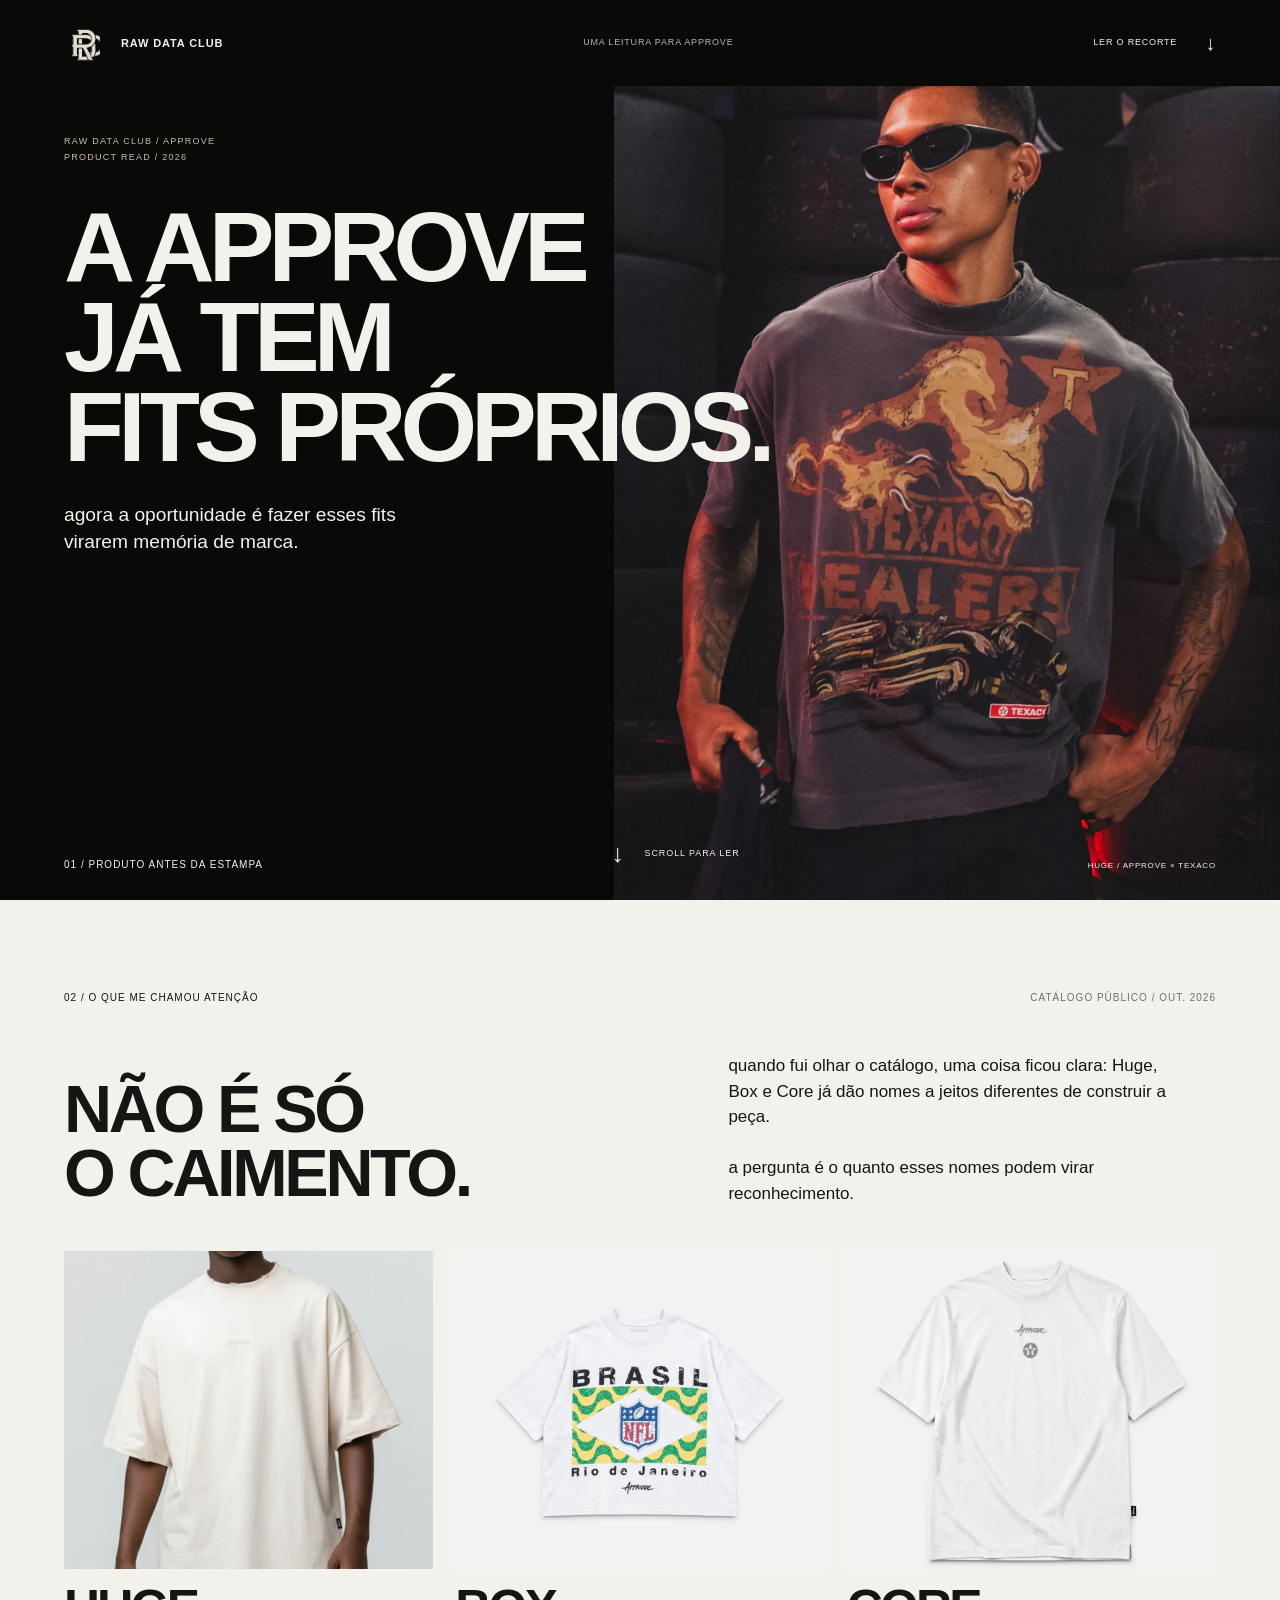
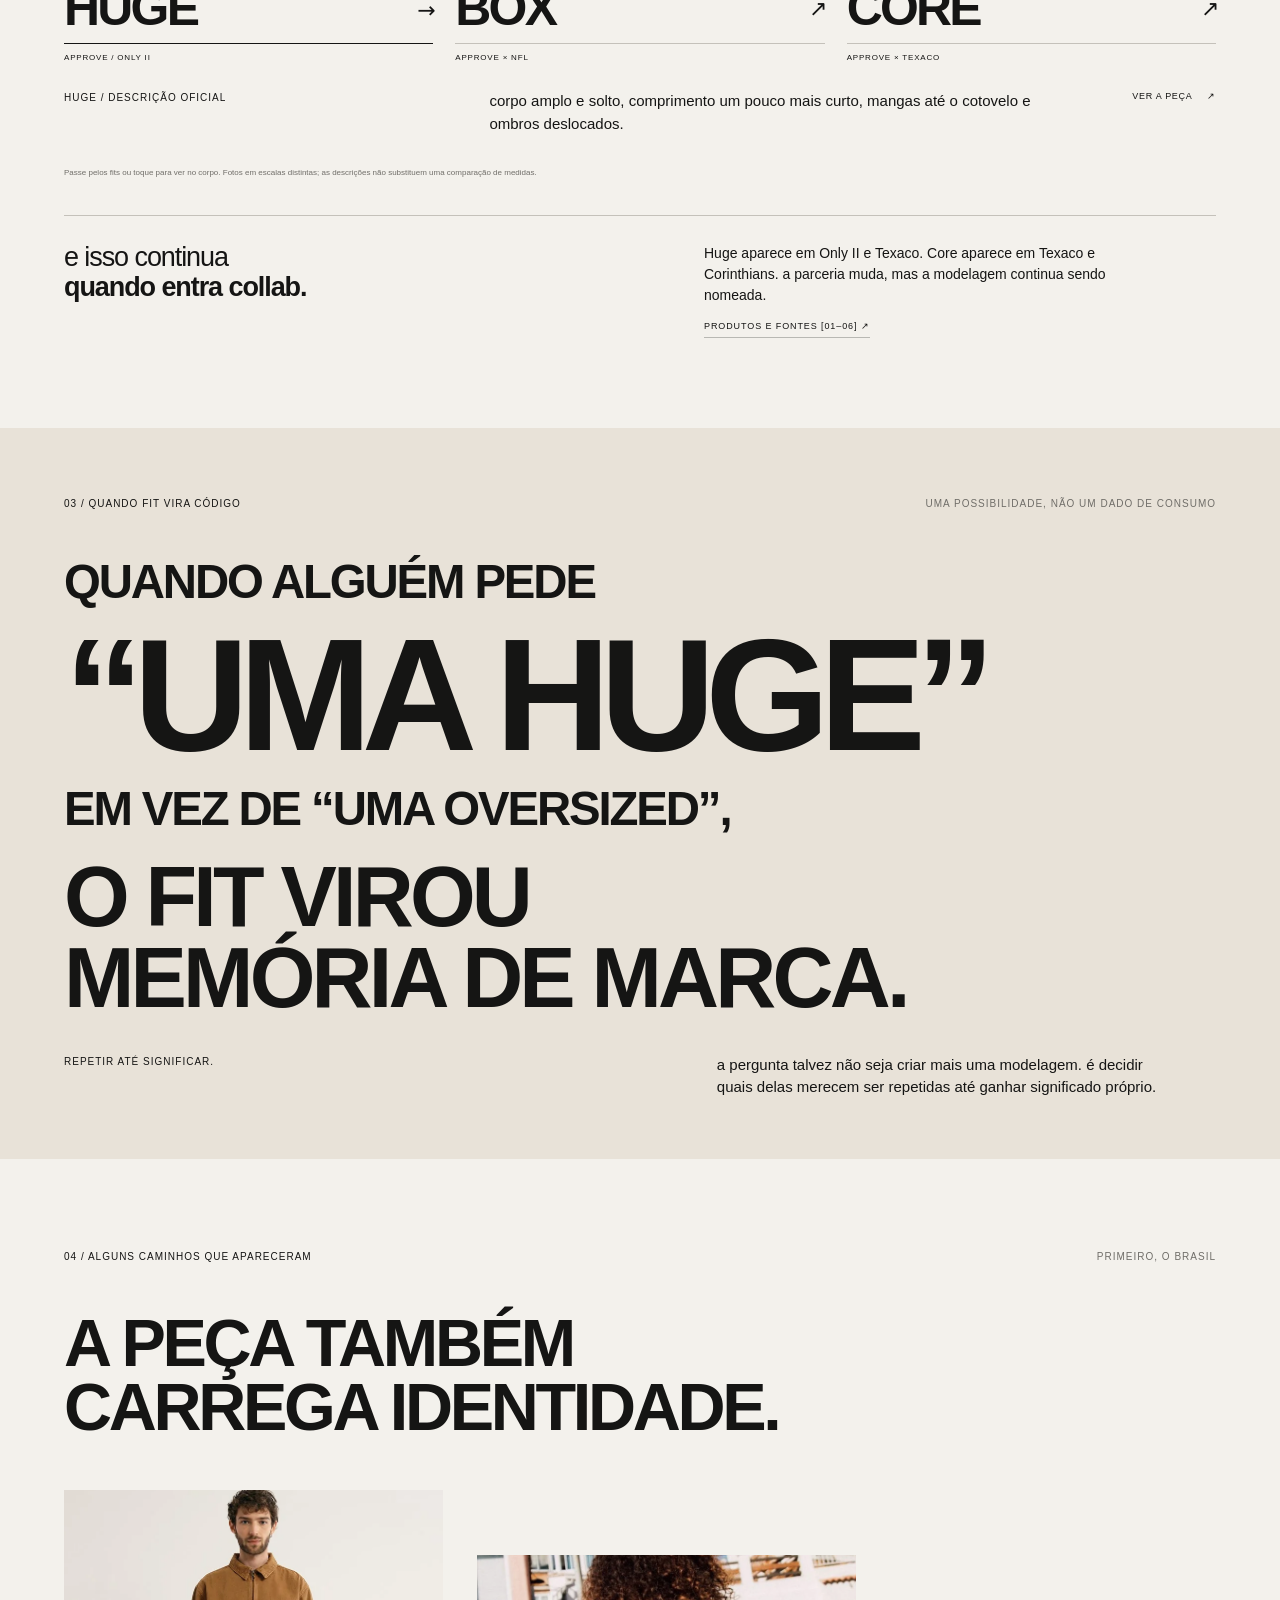
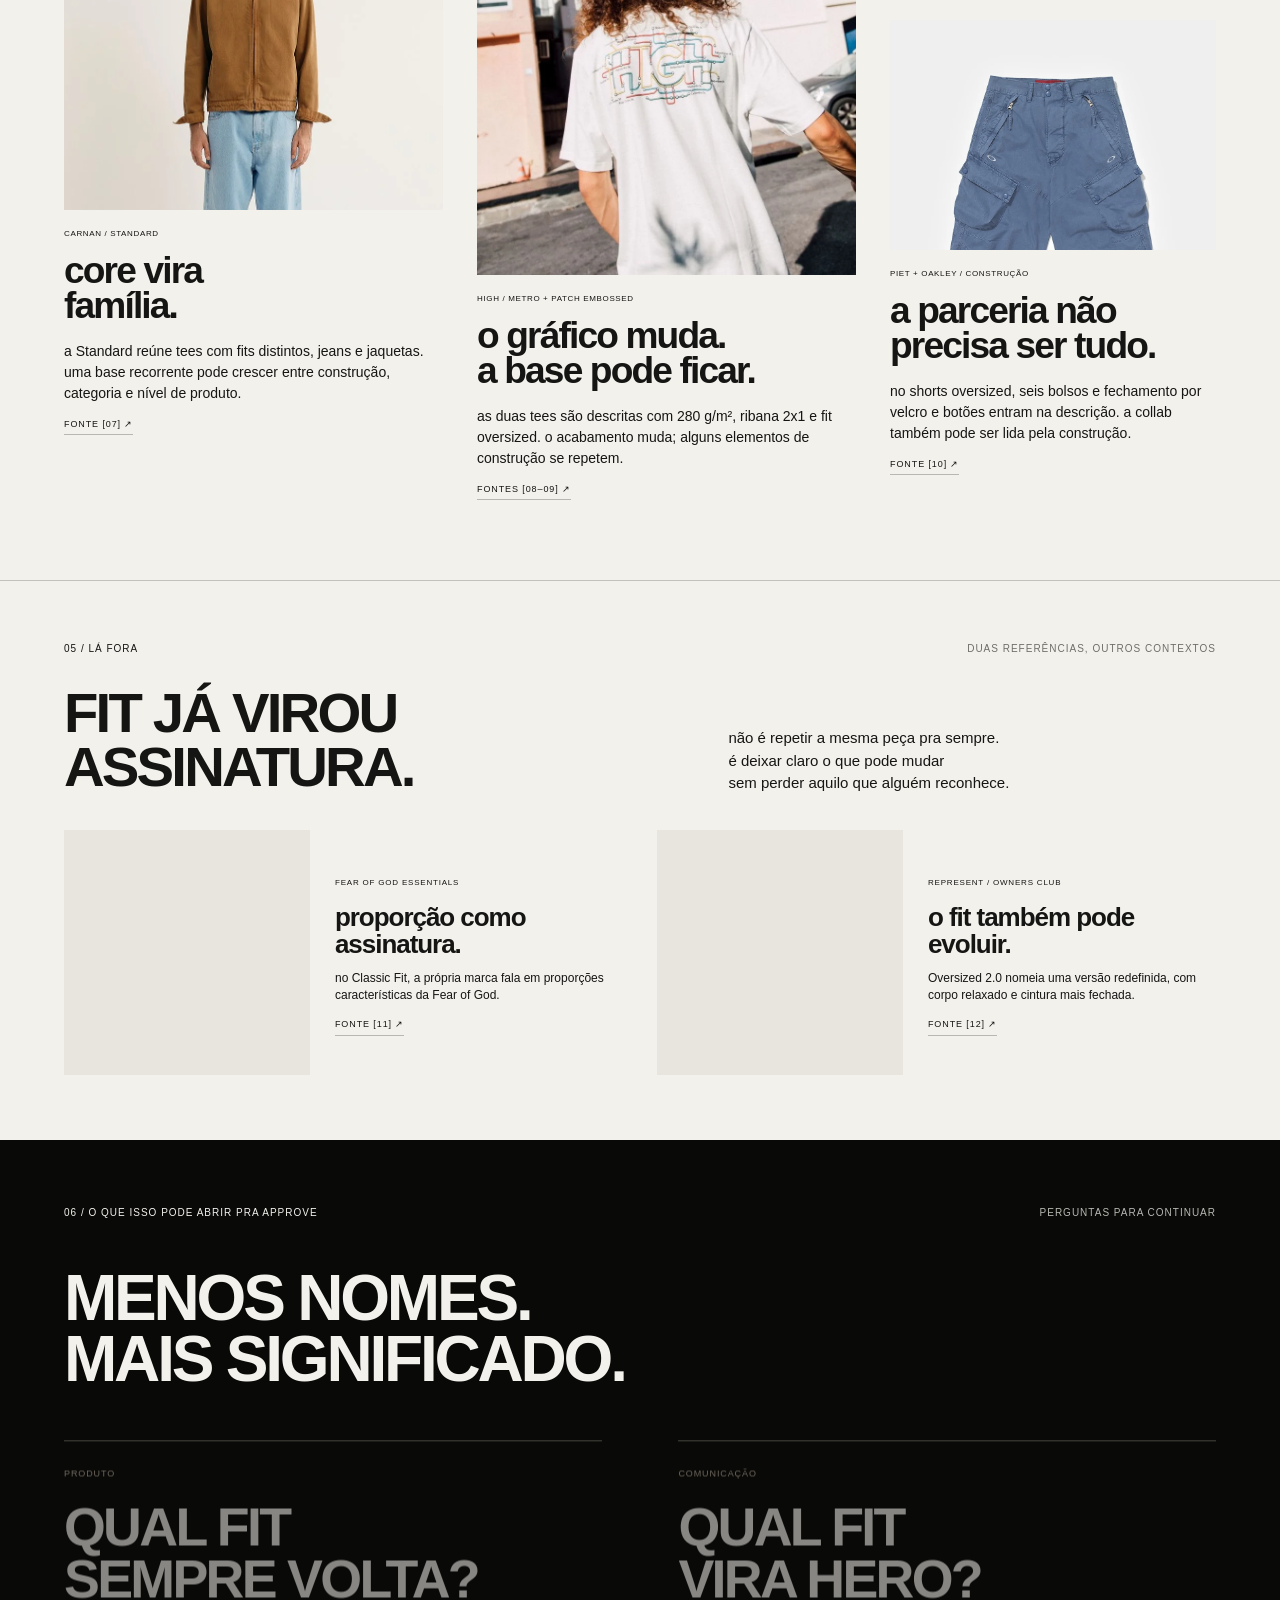
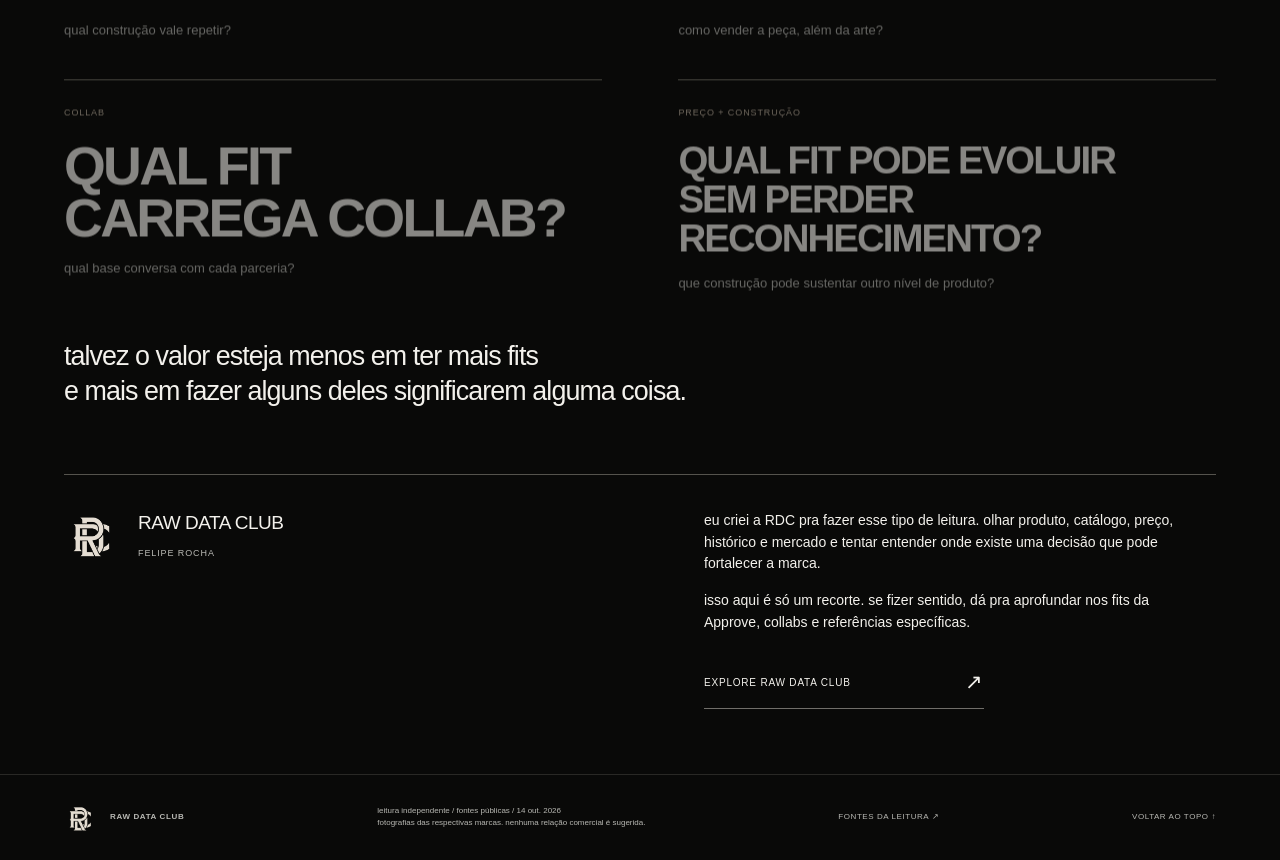
<file: index.html>
<!doctype html><html lang="pt-BR"><meta charset="utf-8"><meta name="viewport" content="width=device-width,initial-scale=1"><meta http-equiv="refresh" content="0;url=read/approve/"><title>APPROVE / Raw Data Club</title><a href="read/approve/">Abrir leitura APPROVE</a></html>
</file>
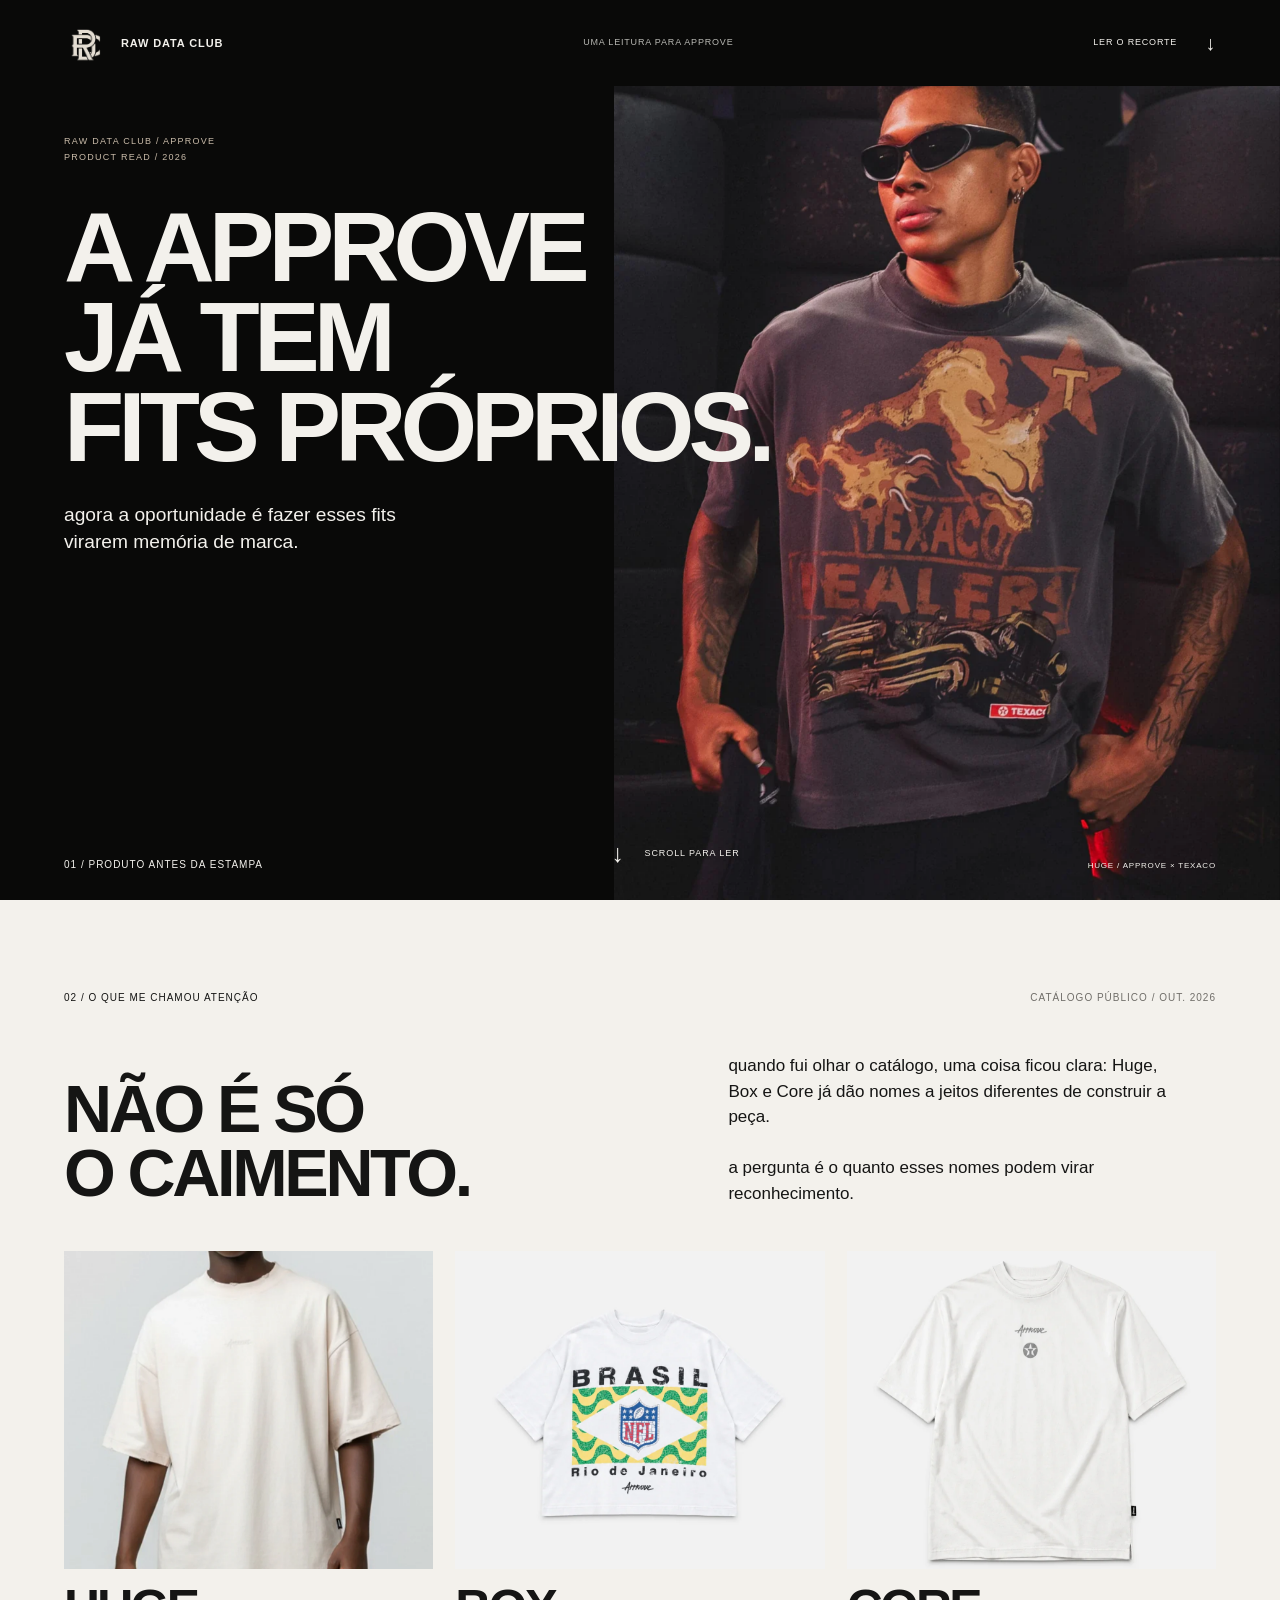
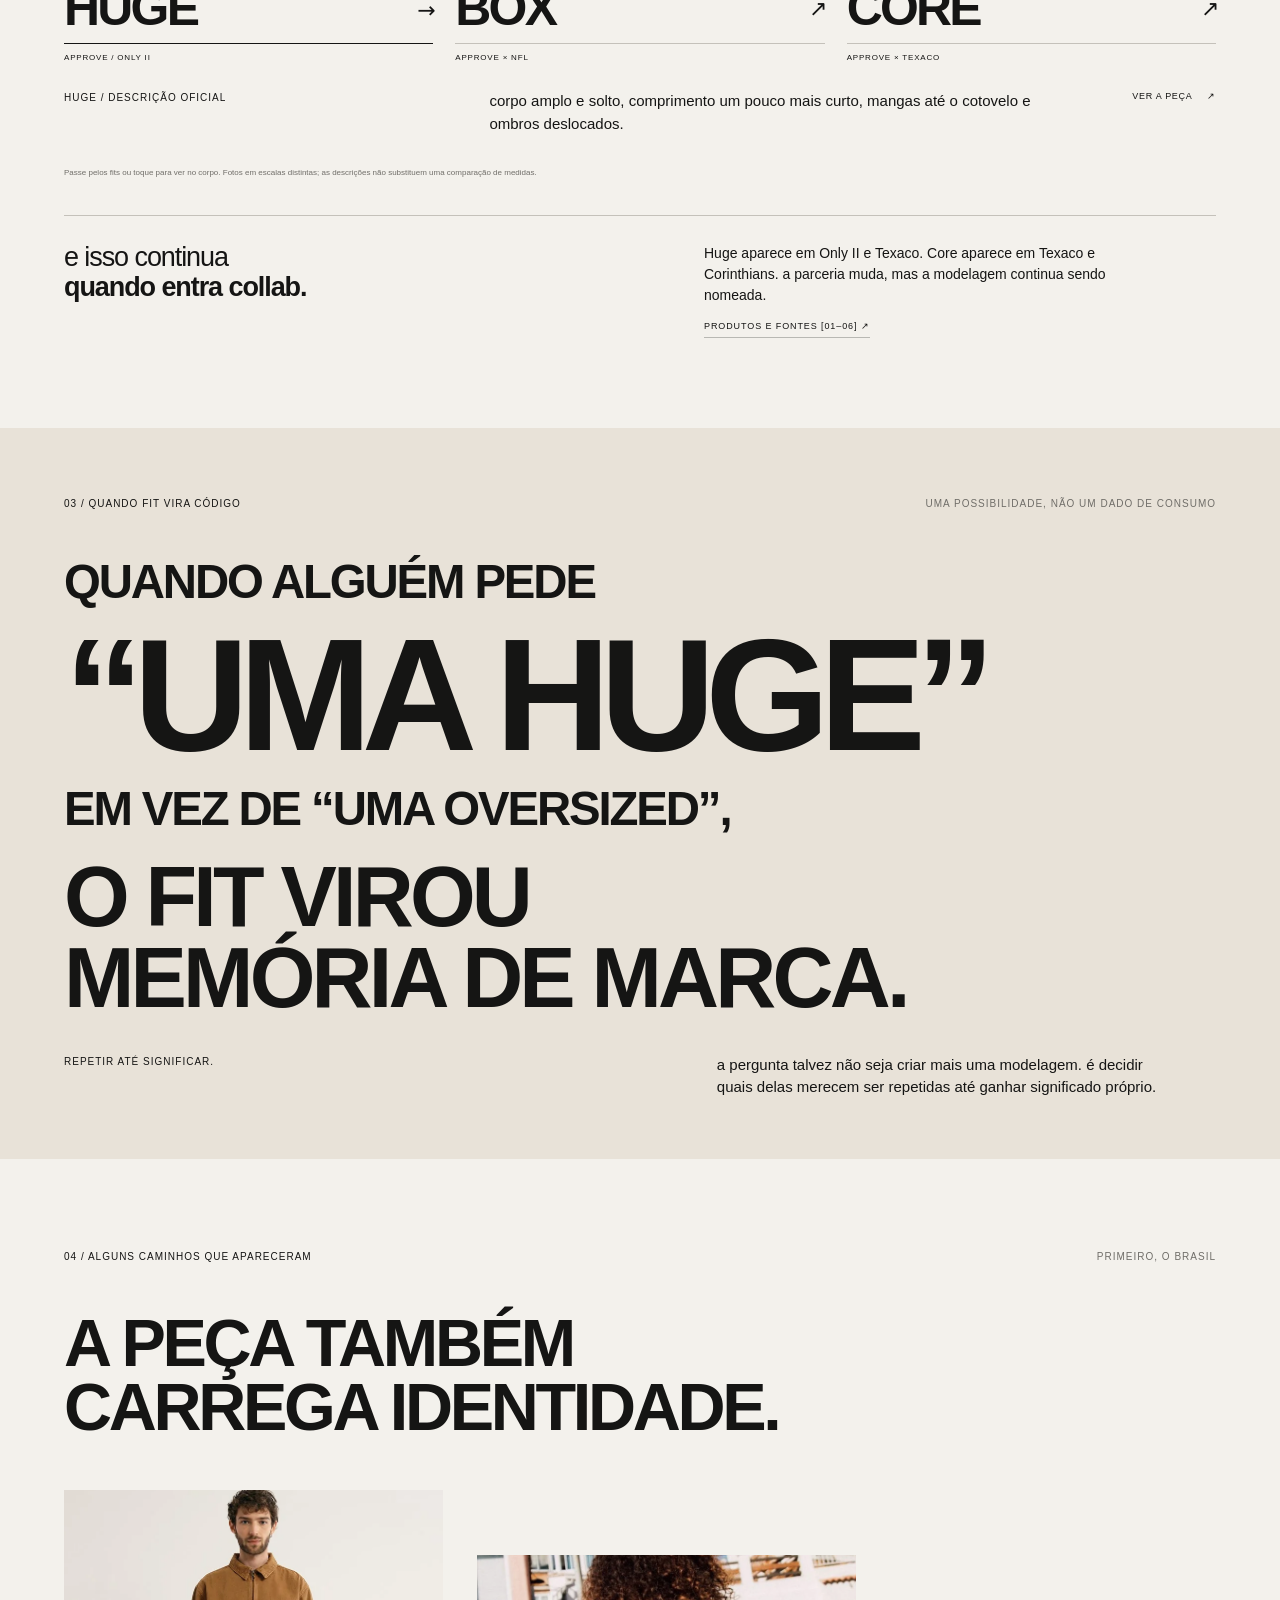
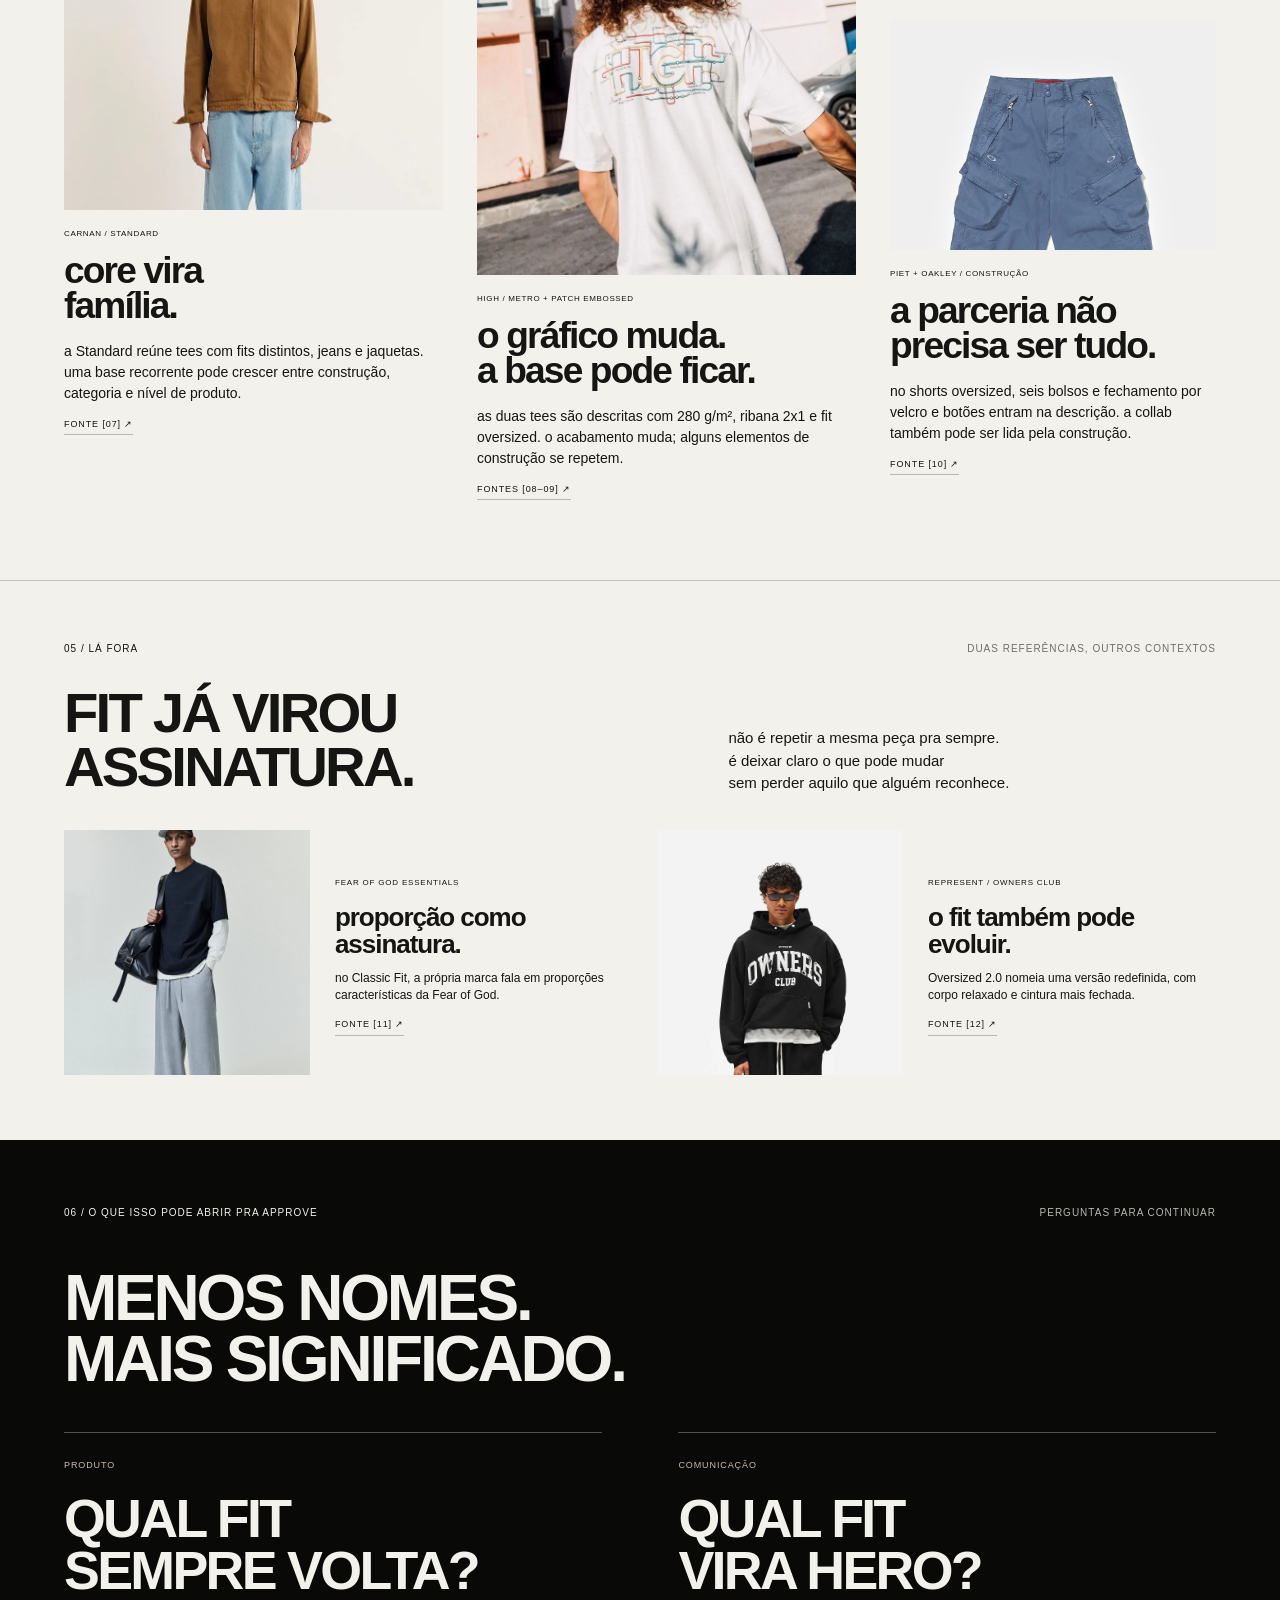
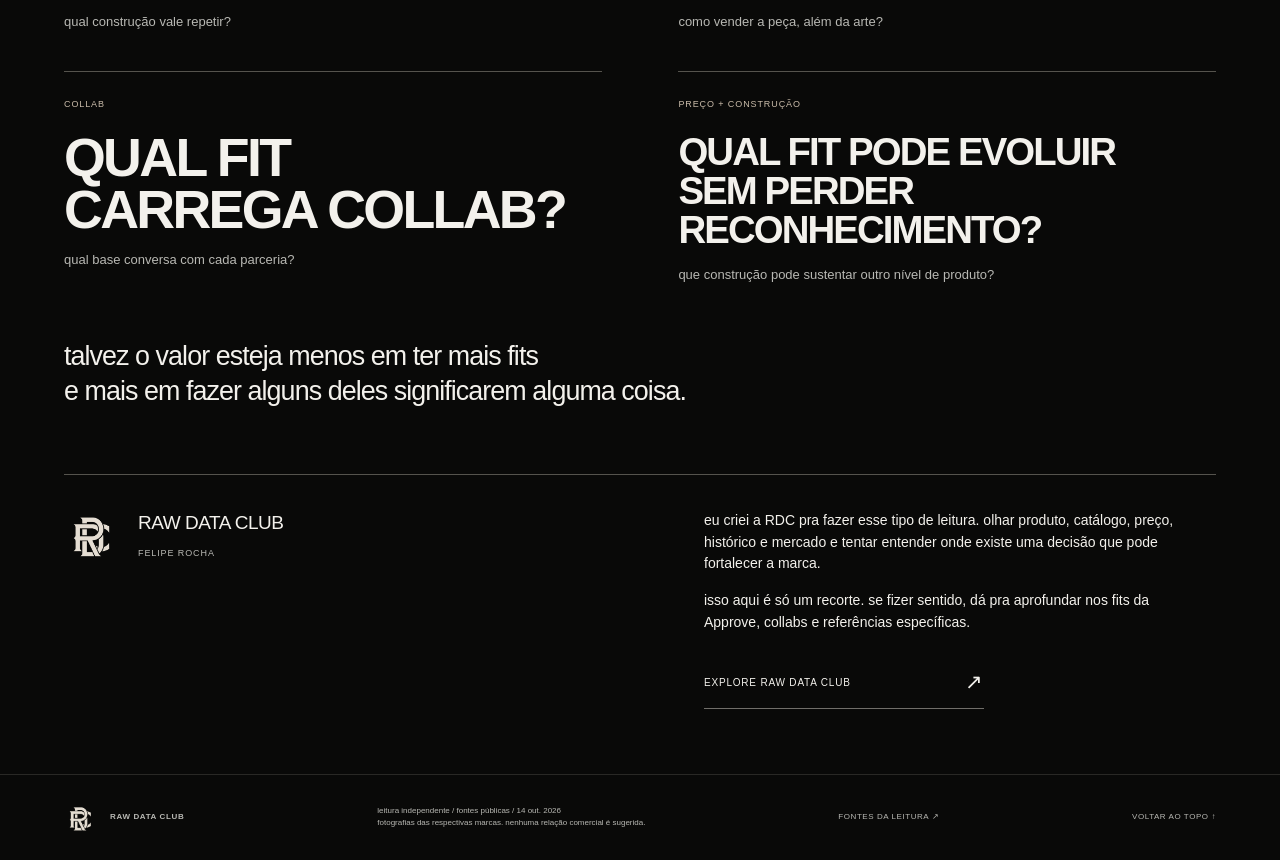
<file: read/approve/index.html>
<!doctype html>
<html lang="pt-BR">
<head>
  <meta charset="utf-8"><meta name="viewport" content="width=device-width,initial-scale=1">
  <title>Approve Product Read — Raw Data Club</title>
  <meta name="description" content="A short product read by Raw Data Club.">
  <meta name="theme-color" content="#090908">
  <meta property="og:type" content="article"><meta property="og:title" content="Approve Product Read — Raw Data Club"><meta property="og:description" content="A short product read by Raw Data Club."><meta property="og:url" content="https://rawdataclub.com/read/approve"><meta property="og:image" content="https://rawdataclub.com/read/approve/og.jpg"><meta property="og:image:width" content="1200"><meta property="og:image:height" content="630"><meta property="og:image:alt" content="A APPROVE já tem fits próprios. Uma leitura da Raw Data Club.">
  <meta name="twitter:card" content="summary_large_image"><link rel="canonical" href="https://rawdataclub.com/read/approve"><link rel="icon" href="../../assets/rdc-monogram-light.png"><link rel="stylesheet" href="read.css"><script src="read.js" defer></script>
  <link rel="preload" as="image" href="approve/huge-texaco-model.webp" fetchpriority="high">
</head>
<body>
<a class="skip" href="#leitura">pular para a leitura</a>
<header class="nav"><a class="brand" href="https://rawdataclub.com" aria-label="Raw Data Club, página inicial"><img src="../../assets/rdc-monogram-light.png" width="50" height="46" alt=""><span>RAW DATA CLUB</span></a><span class="nav-subject">UMA LEITURA PARA APPROVE</span><a class="nav-index" href="#fits">LER O RECORTE <span aria-hidden="true">↓</span></a></header>
<main id="leitura">
  <section class="hero" aria-labelledby="hero-title">
    <div class="hero-image"><img src="approve/huge-texaco-model.webp" alt="Camiseta Huge Approve x Texaco Dealers no corpo, fotografia oficial da collab" width="1024" height="1024" fetchpriority="high"></div>
    <div class="hero-content"><p class="label hero-label">RAW DATA CLUB / APPROVE<br>PRODUCT READ / 2026</p><h1 id="hero-title">A APPROVE<br>JÁ TEM<br>FITS PRÓPRIOS.</h1><p class="hero-sub">agora a oportunidade é fazer esses fits<br>virarem memória de marca.</p></div>
    <div class="hero-foot"><span class="label">01 / PRODUTO ANTES DA ESTAMPA</span><a href="#fits" aria-label="Continuar para os fits"><span aria-hidden="true">↓</span> SCROLL PARA LER</a><span class="image-credit">HUGE / APPROVE × TEXACO</span></div>
  </section>

  <section class="fit-section shell" id="fits" aria-labelledby="fit-title">
    <div class="section-meta label"><span>02 / O QUE ME CHAMOU ATENÇÃO</span><span>CATÁLOGO PÚBLICO / OUT. 2026</span></div>
    <div class="intro"><h2 id="fit-title">NÃO É SÓ<br>O CAIMENTO.</h2><p>quando fui olhar o catálogo, uma coisa ficou clara: Huge, Box e Core já dão nomes a jeitos diferentes de construir a peça.<br><br>a pergunta é o quanto esses nomes podem virar reconhecimento.</p></div>
    <div class="fit-explorer">
      <div class="fit-tabs" role="tablist" aria-label="Explorar as modelagens da Approve">
        <button class="fit-tab is-active" id="tab-huge" role="tab" aria-selected="true" aria-controls="fit-detail" data-fit="huge"><span class="fit-frame"><img class="flat" src="approve/huge-only-product.webp" width="1024" height="1024" alt="Huge Only II, fotografia da peça" loading="lazy"><img class="worn" src="approve/huge-only-model.webp" width="1024" height="1024" alt="Huge Only II no corpo" loading="lazy"></span><span class="fit-name">HUGE <i aria-hidden="true">↗</i></span><span class="fit-caption">APPROVE / ONLY II</span></button>
        <button class="fit-tab" id="tab-box" role="tab" aria-selected="false" aria-controls="fit-detail" tabindex="-1" data-fit="box"><span class="fit-frame"><img class="flat" src="approve/box-nfl-product.webp" width="1024" height="1024" alt="Box Approve x NFL III, fotografia da peça" loading="lazy"><img class="worn" src="approve/box-nfl-model.webp" width="1024" height="1024" alt="Box Approve x NFL III no corpo" loading="lazy"></span><span class="fit-name">BOX <i aria-hidden="true">↗</i></span><span class="fit-caption">APPROVE × NFL</span></button>
        <button class="fit-tab" id="tab-core" role="tab" aria-selected="false" aria-controls="fit-detail" tabindex="-1" data-fit="core"><span class="fit-frame"><img class="flat" src="approve/core-texaco-product.webp" width="1024" height="1024" alt="Core Approve x Texaco, fotografia da peça" loading="lazy"><img class="worn" src="approve/core-texaco-model.webp" width="1024" height="1024" alt="Core Approve x Texaco no corpo" loading="lazy"></span><span class="fit-name">CORE <i aria-hidden="true">↗</i></span><span class="fit-caption">APPROVE × TEXACO</span></button>
      </div>
      <div class="fit-detail" id="fit-detail" role="tabpanel" aria-labelledby="tab-huge" tabindex="0"><p class="label" id="detail-name">HUGE / DESCRIÇÃO OFICIAL</p><p id="detail-copy">corpo amplo e solto, comprimento um pouco mais curto, mangas até o cotovelo e ombros deslocados.</p><a id="detail-source" href="https://justapprove.com.br/produtos/camiseta-huge-approve-only-ii-off-white/" target="_blank" rel="noopener noreferrer">VER A PEÇA <span aria-hidden="true">↗</span></a></div>
      <p class="micro fit-help">Passe pelos fits ou toque para ver no corpo. Fotos em escalas distintas; as descrições não substituem uma comparação de medidas.</p>
    </div>
    <div class="collab-note"><p>e isso continua<br><b>quando entra collab.</b></p><div><p>Huge aparece em Only II e Texaco. Core aparece em Texaco e Corinthians. a parceria muda, mas a modelagem continua sendo nomeada.</p><a class="source-link" href="sources.html#approve">PRODUTOS E FONTES [01–06] ↗</a></div></div>
  </section>

  <section class="code-section shell" aria-labelledby="code-title">
    <div class="section-meta label"><span>03 / QUANDO FIT VIRA CÓDIGO</span><span>UMA POSSIBILIDADE, NÃO UM DADO DE CONSUMO</span></div>
    <h2 id="code-title"><span>QUANDO ALGUÉM PEDE</span><strong>“UMA HUGE”</strong><span>EM VEZ DE “UMA OVERSIZED”,</span><span class="code-ending">O FIT VIROU<br>MEMÓRIA DE MARCA.</span></h2>
    <div class="code-aside"><span class="label">REPETIR ATÉ SIGNIFICAR.</span><p>a pergunta talvez não seja criar mais uma modelagem. é decidir quais delas merecem ser repetidas até ganhar significado próprio.</p></div>
  </section>

  <section class="brazil-section shell" id="caminhos" aria-labelledby="brazil-title">
    <div class="section-meta label"><span>04 / ALGUNS CAMINHOS QUE APARECERAM</span><span>PRIMEIRO, O BRASIL</span></div>
    <h2 id="brazil-title">A PEÇA TAMBÉM<br>CARREGA IDENTIDADE.</h2>
    <div class="brazil-stories">
      <article class="story story-carnan"><a class="story-image" href="sources.html#carnan" aria-label="Ver a fonte Carnan Standard"><img src="carnan/standard-model.webp" width="900" height="1200" alt="Standard Twill Jacket da Carnan no corpo" loading="lazy"></a><p class="label brand-label">CARNAN / STANDARD</p><h3>core vira<br>família.</h3><p>a Standard reúne tees com fits distintos, jeans e jaquetas. uma base recorrente pode crescer entre construção, categoria e nível de produto.</p><a class="source-link" href="sources.html#carnan">FONTE [07] ↗</a></article>
      <article class="story story-high"><a class="story-image" href="sources.html#high" aria-label="Ver as fontes HIGH Metro e Patch Embossed"><img src="high/metro-model.webp" width="900" height="1200" alt="Camiseta HIGH Metro White no corpo" loading="lazy"></a><p class="label brand-label">HIGH / METRO + PATCH EMBOSSED</p><h3>o gráfico muda.<br>a base pode ficar.</h3><p>as duas tees são descritas com 280 g/m², ribana 2x1 e fit oversized. o acabamento muda; alguns elementos de construção se repetem.</p><a class="source-link" href="sources.html#high">FONTES [08–09] ↗</a></article>
      <article class="story story-piet"><a class="story-image" href="sources.html#piet" aria-label="Ver a fonte PIET"><img src="piet/collab.webp" width="900" height="1200" alt="Shorts Oversized Piet + Oakley Steel Blue, fotografia oficial" loading="lazy"></a><p class="label brand-label">PIET + OAKLEY / CONSTRUÇÃO</p><h3>a parceria não<br>precisa ser tudo.</h3><p id="piet-copy">no shorts oversized, seis bolsos e fechamento por velcro e botões entram na descrição. a collab também pode ser lida pela construção.</p><a class="source-link" href="sources.html#piet">FONTE [10] ↗</a></article>
    </div>
  </section>

  <section class="global-section shell" aria-labelledby="global-title">
    <div class="section-meta label"><span>05 / LÁ FORA</span><span>DUAS REFERÊNCIAS, OUTROS CONTEXTOS</span></div>
    <div class="global-heading"><h2 id="global-title">FIT JÁ VIROU<br>ASSINATURA.</h2><p>não é repetir a mesma peça pra sempre.<br>é deixar claro o que pode mudar<br>sem perder aquilo que alguém reconhece.</p></div>
    <div class="global-pair">
      <article><img src="fear-of-god/classic.webp" width="1000" height="1000" alt="Essentials Classic Tee, Fear of God" loading="lazy"><div class="global-caption"><span class="label">FEAR OF GOD ESSENTIALS</span><h3>proporção como assinatura.</h3><p>no Classic Fit, a própria marca fala em proporções características da Fear of God.</p><a class="source-link" href="sources.html#essentials">FONTE [11] ↗</a></div></article>
      <article><img src="represent/owners-club.webp" width="1000" height="1000" alt="Represent Owners Club Hoodie no fit Oversized 2.0" loading="lazy"><div class="global-caption"><span class="label">REPRESENT / OWNERS CLUB</span><h3>o fit também pode evoluir.</h3><p>Oversized 2.0 nomeia uma versão redefinida, com corpo relaxado e cintura mais fechada.</p><a class="source-link" href="sources.html#represent">FONTE [12] ↗</a></div></article>
    </div>
  </section>

  <section class="decision-section shell" id="perguntas" aria-labelledby="decision-title">
    <div class="section-meta label"><span>06 / O QUE ISSO PODE ABRIR PRA APPROVE</span><span>PERGUNTAS PARA CONTINUAR</span></div>
    <h2 class="decision-intro" id="decision-title">MENOS NOMES.<br>MAIS SIGNIFICADO.</h2>
    <div class="question-list">
      <div class="question" data-question><span class="label">PRODUTO</span><h3>QUAL FIT<br>SEMPRE VOLTA?</h3><p>qual construção vale repetir?</p></div>
      <div class="question" data-question><span class="label">COMUNICAÇÃO</span><h3>QUAL FIT<br>VIRA HERO?</h3><p>como vender a peça, além da arte?</p></div>
      <div class="question" data-question><span class="label">COLLAB</span><h3>QUAL FIT<br>CARREGA COLLAB?</h3><p>qual base conversa com cada parceria?</p></div>
      <div class="question" data-question><span class="label">PREÇO + CONSTRUÇÃO</span><h3>QUAL FIT PODE EVOLUIR<br>SEM PERDER RECONHECIMENTO?</h3><p>que construção pode sustentar outro nível de produto?</p></div>
    </div>
    <p class="last-thought">talvez o valor esteja menos em ter mais fits<br>e mais em fazer alguns deles significarem alguma coisa.</p>
    <div class="rdc-end"><div class="rdc-signature"><img src="../../assets/rdc-monogram-light.png" width="60" height="55" alt="Monograma oficial Raw Data Club"><span>RAW DATA CLUB<br><small>FELIPE ROCHA</small></span></div><div><p>eu criei a RDC pra fazer esse tipo de leitura. olhar produto, catálogo, preço, histórico e mercado e tentar entender onde existe uma decisão que pode fortalecer a marca.</p><p>isso aqui é só um recorte. se fizer sentido, dá pra aprofundar nos fits da Approve, collabs e referências específicas.</p><a class="text-link" href="https://rawdataclub.com">EXPLORE RAW DATA CLUB <span aria-hidden="true">↗</span></a></div></div>
  </section>
</main>
<footer><a class="brand" href="https://rawdataclub.com"><img src="../../assets/rdc-monogram-light.png" width="36" height="33" alt=""><span>RAW DATA CLUB</span></a><p>leitura independente / fontes públicas / 14 out. 2026<br>fotografias das respectivas marcas. nenhuma relação comercial é sugerida.</p><a href="sources.html">FONTES DA LEITURA ↗</a><a href="#leitura">VOLTAR AO TOPO ↑</a></footer>
</body></html>
</file>
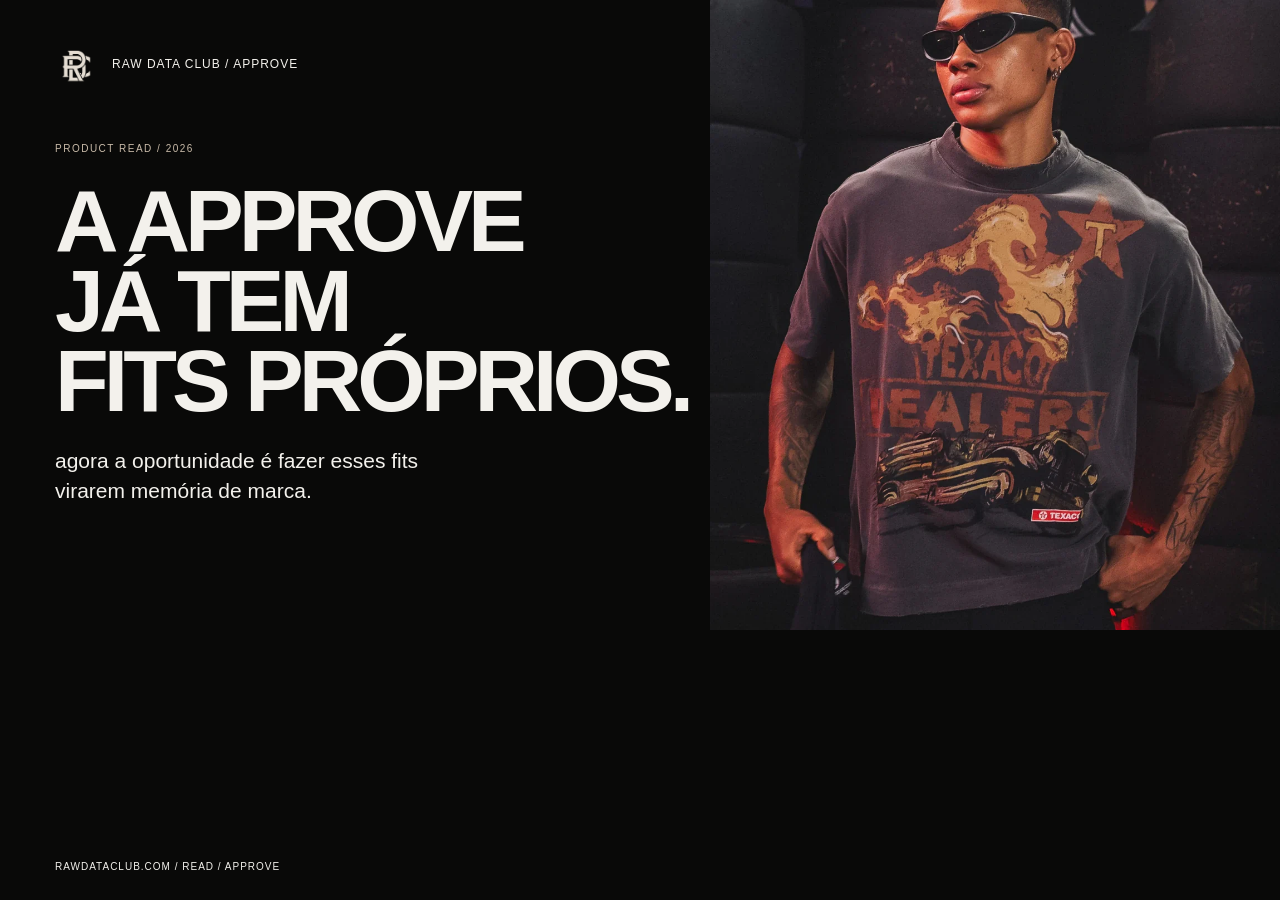
<file: read/approve/og.html>
<!doctype html><html lang="pt-BR"><meta charset="utf-8"><meta name="robots" content="noindex"><title>APPROVE / Open Graph artwork</title><style>*{box-sizing:border-box}body{width:1200px;height:630px;margin:0;background:#090908;color:#f3f1ec;font-family:Arial,sans-serif;overflow:hidden}.photo{position:absolute;right:0;top:0;width:570px;height:630px;object-fit:cover;object-position:50% 38%}.copy{position:relative;padding:45px 55px;width:850px}.brand{display:flex;gap:15px;align-items:center;font-size:12px;letter-spacing:1px;margin-bottom:55px}.brand img{width:42px}.label{font-size:10px;letter-spacing:1.5px;color:#c9bba9}h1{font-size:88px;letter-spacing:-5px;line-height:.91;margin:25px 0}p{font-size:21px;line-height:1.4;margin:0}.bottom{position:absolute;bottom:28px;left:55px;font-size:10px;letter-spacing:1px}</style><img class="photo" src="approve/huge-texaco-model.webp" alt="Approve x Texaco"><div class="copy"><div class="brand"><img src="../../assets/rdc-monogram-light.png" alt="">RAW DATA CLUB / APPROVE</div><span class="label">PRODUCT READ / 2026</span><h1>A APPROVE<br>JÁ TEM<br>FITS PRÓPRIOS.</h1><p>agora a oportunidade é fazer esses fits<br>virarem memória de marca.</p></div><div class="bottom">RAWDATACLUB.COM / READ / APPROVE</div></html>
</file>
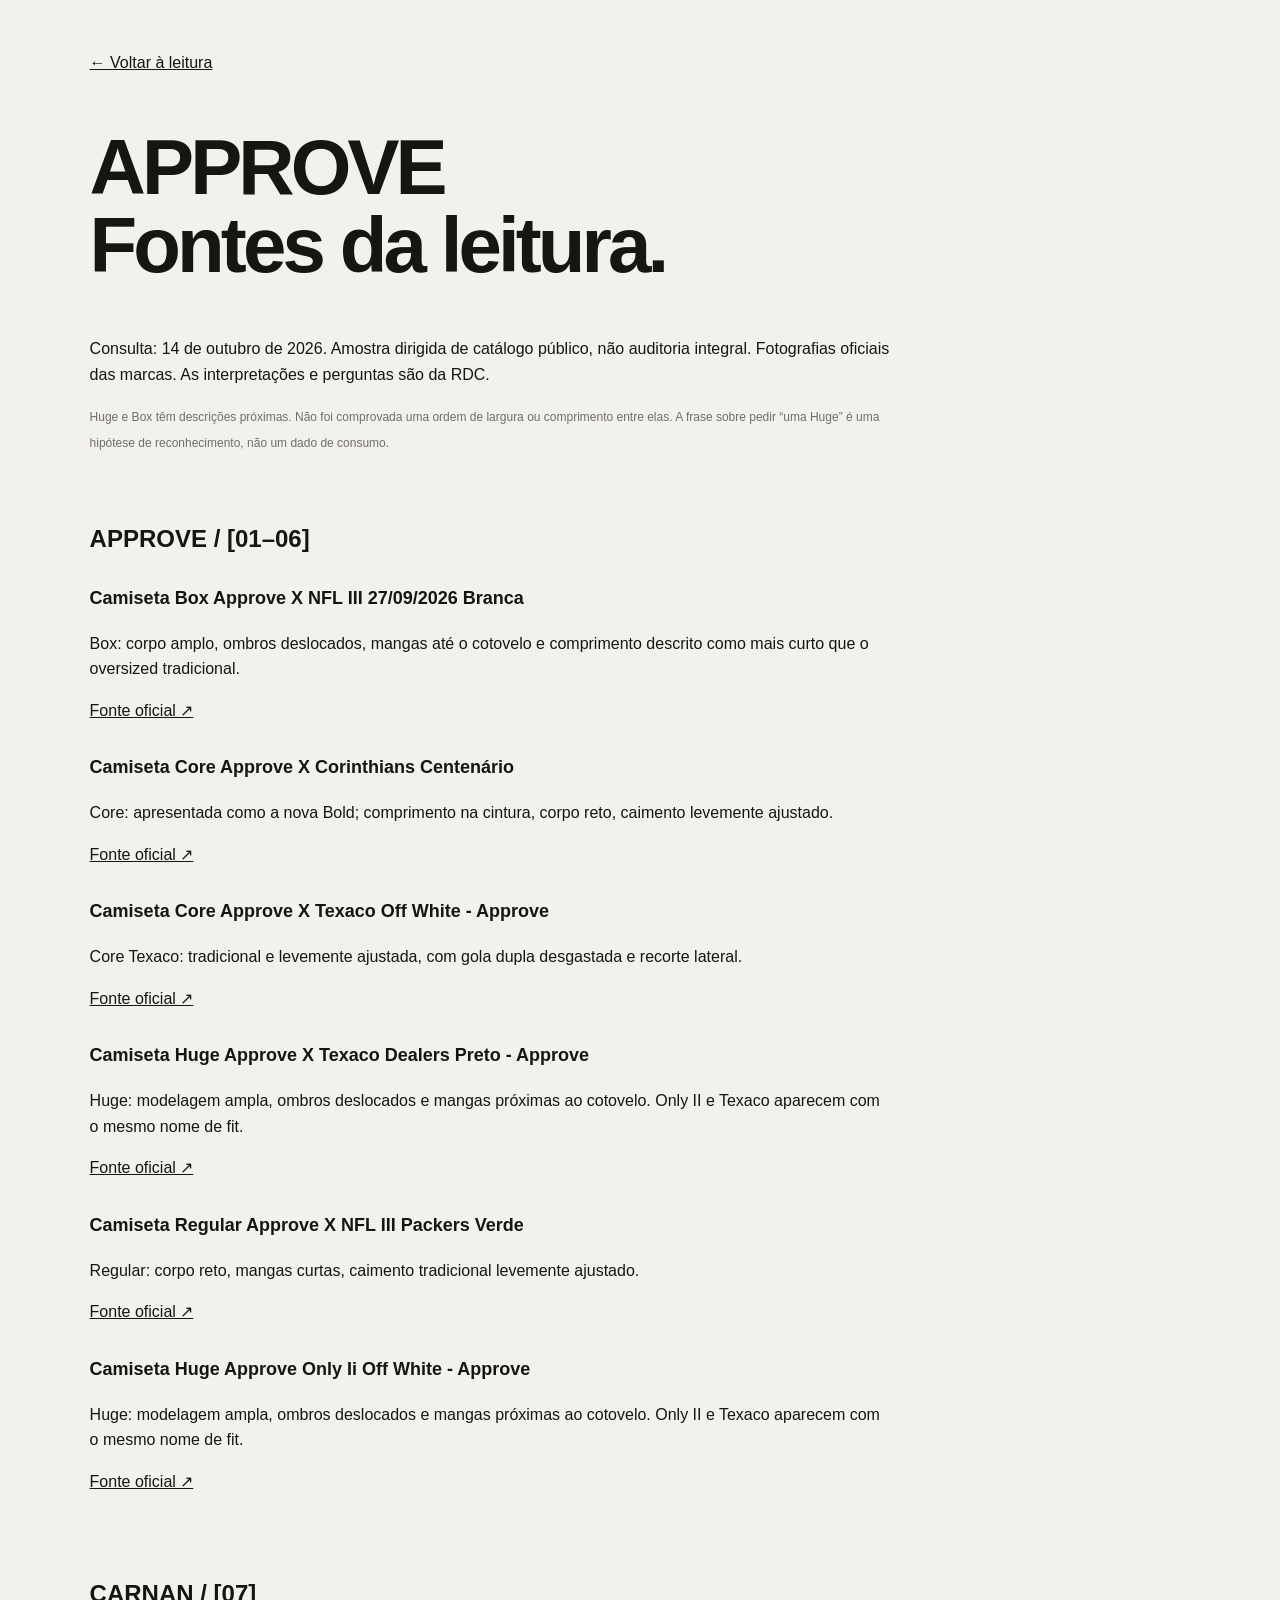
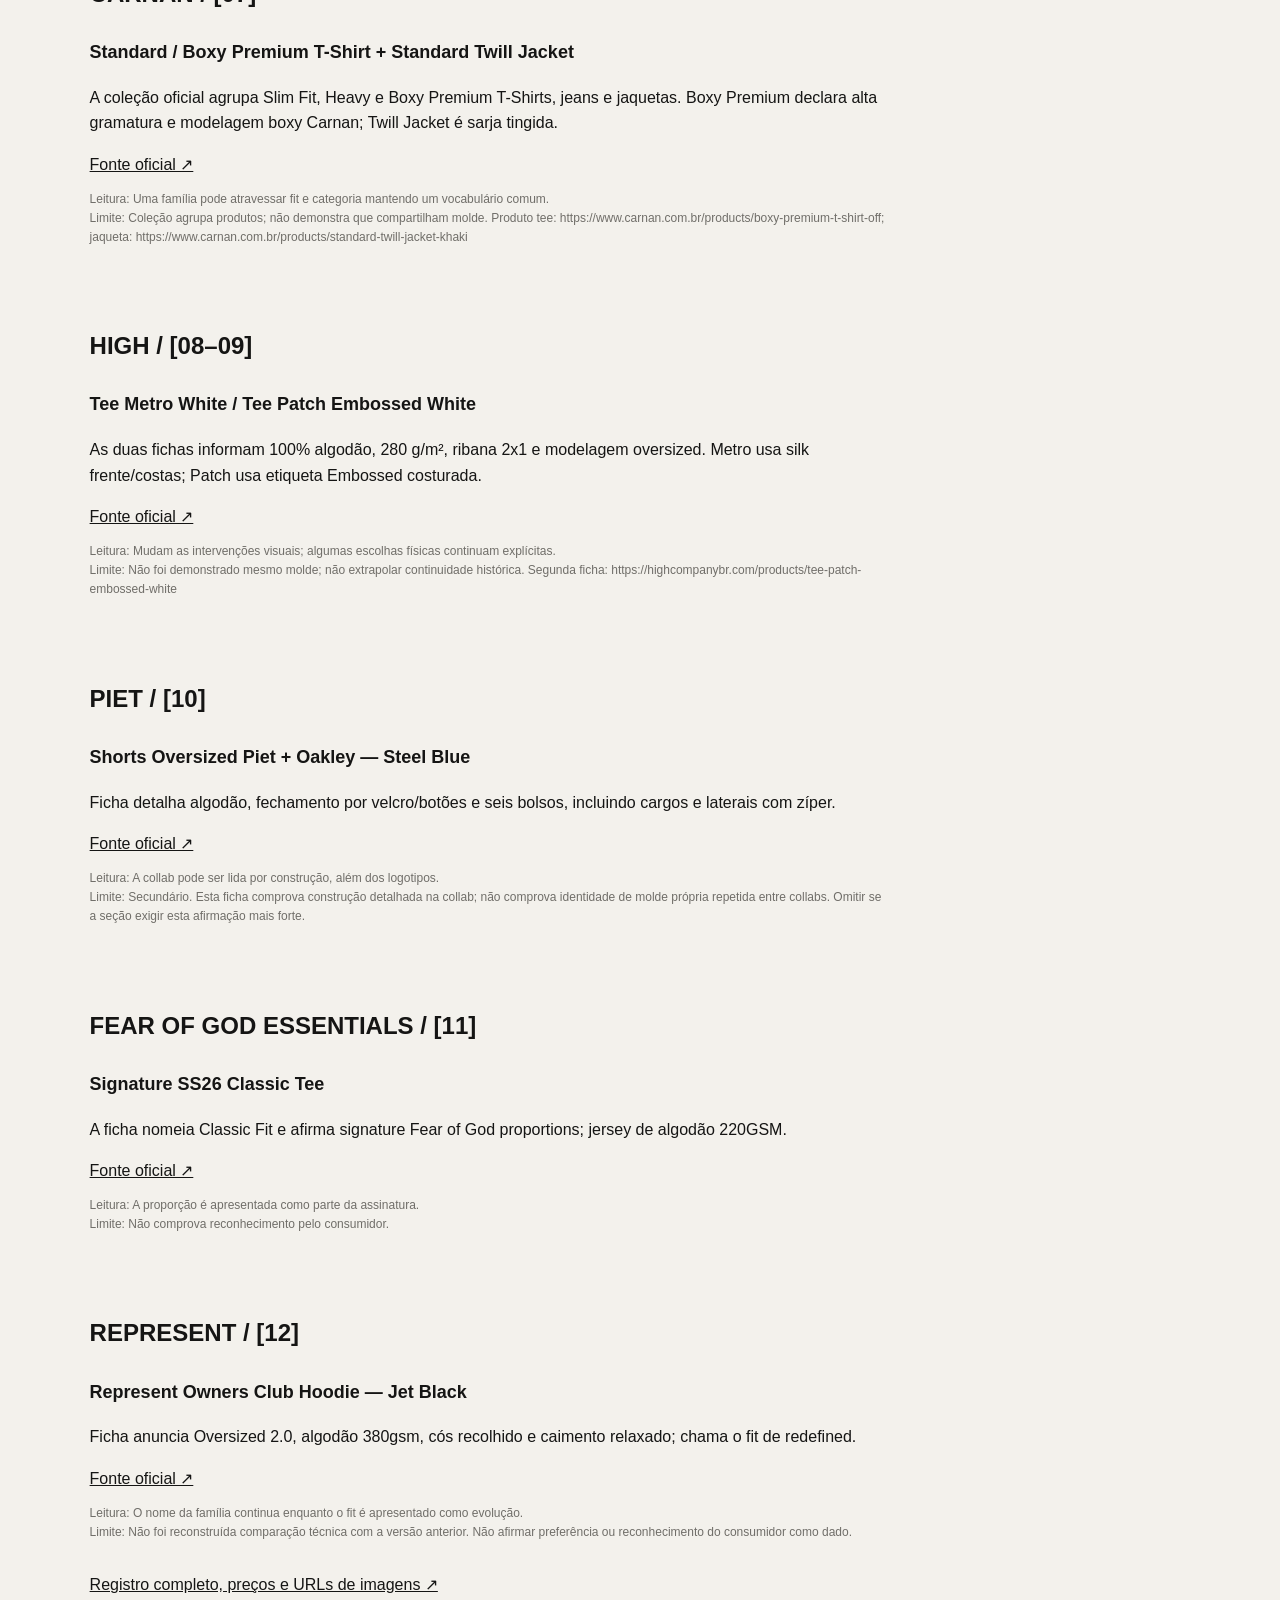
<file: read/approve/sources.html>
<!doctype html><html lang="pt-BR"><meta charset="utf-8"><meta name="viewport" content="width=device-width,initial-scale=1"><meta name="robots" content="noindex"><title>Fontes / APPROVE / Raw Data Club</title><style>*{box-sizing:border-box}html{scroll-behavior:smooth}body{margin:0;padding:50px 7vw;background:#f3f1ec;color:#151514;font:16px/1.6 Arial,sans-serif;max-width:980px}a{color:inherit}h1{font-size:clamp(40px,7vw,78px);letter-spacing:-.05em;line-height:1}h2{font-size:24px;margin:0 0 25px}h3{font-size:18px}section{padding-top:50px}article{margin-bottom:30px}.note,small{font-size:12px;color:#706e69}</style><a href="./">← Voltar à leitura</a><h1>APPROVE<br>Fontes da leitura.</h1><p>Consulta: 14 de outubro de 2026. Amostra dirigida de catálogo público, não auditoria integral. Fotografias oficiais das marcas. As interpretações e perguntas são da RDC.</p><p><small>Huge e Box têm descrições próximas. Não foi comprovada uma ordem de largura ou comprimento entre elas. A frase sobre pedir “uma Huge” é uma hipótese de reconhecimento, não um dado de consumo.</small></p><section id="approve"><h2>APPROVE / [01–06]</h2><article><h3>Camiseta Box Approve X NFL III 27/09/2026 Branca</h3><p>Box: corpo amplo, ombros deslocados, mangas até o cotovelo e comprimento descrito como mais curto que o oversized tradicional.</p><a href="https://justapprove.com.br/produtos/camiseta-box-approve-x-nfl-27092026-branco/" target="_blank" rel="noopener noreferrer">Fonte oficial ↗</a></article><article><h3>Camiseta Core Approve X Corinthians Centenário</h3><p>Core: apresentada como a nova Bold; comprimento na cintura, corpo reto, caimento levemente ajustado.</p><a href="https://justapprove.com.br/produtos/camiseta-core-approve-x-corinthians-centenario/" target="_blank" rel="noopener noreferrer">Fonte oficial ↗</a></article><article><h3>Camiseta Core Approve X Texaco Off White - Approve</h3><p>Core Texaco: tradicional e levemente ajustada, com gola dupla desgastada e recorte lateral.</p><a href="https://justapprove.com.br/produtos/camiseta-core-approve-x-texaco-off-white/" target="_blank" rel="noopener noreferrer">Fonte oficial ↗</a></article><article><h3>Camiseta Huge Approve X Texaco Dealers Preto - Approve</h3><p>Huge: modelagem ampla, ombros deslocados e mangas próximas ao cotovelo. Only II e Texaco aparecem com o mesmo nome de fit.</p><a href="https://justapprove.com.br/produtos/camiseta-huge-approve-x-texaco-dealers-preto/" target="_blank" rel="noopener noreferrer">Fonte oficial ↗</a></article><article><h3>Camiseta Regular Approve X NFL III Packers Verde</h3><p>Regular: corpo reto, mangas curtas, caimento tradicional levemente ajustado.</p><a href="https://justapprove.com.br/produtos/camiseta-regular-approve-x-nfl-packers-verde/" target="_blank" rel="noopener noreferrer">Fonte oficial ↗</a></article><article><h3>Camiseta Huge Approve Only Ii Off White - Approve</h3><p>Huge: modelagem ampla, ombros deslocados e mangas próximas ao cotovelo. Only II e Texaco aparecem com o mesmo nome de fit.</p><a href="https://justapprove.com.br/produtos/camiseta-huge-approve-only-ii-off-white/" target="_blank" rel="noopener noreferrer">Fonte oficial ↗</a></article></section><section id="carnan"><h2>CARNAN / [07]</h2><article><h3>Standard / Boxy Premium T-Shirt + Standard Twill Jacket</h3><p>A coleção oficial agrupa Slim Fit, Heavy e Boxy Premium T-Shirts, jeans e jaquetas. Boxy Premium declara alta gramatura e modelagem boxy Carnan; Twill Jacket é sarja tingida.</p><a href="https://www.carnan.com.br/collections/standard" target="_blank" rel="noopener noreferrer">Fonte oficial ↗</a><p class="note">Leitura: Uma família pode atravessar fit e categoria mantendo um vocabulário comum.<br>Limite: Coleção agrupa produtos; não demonstra que compartilham molde. Produto tee: https://www.carnan.com.br/products/boxy-premium-t-shirt-off; jaqueta: https://www.carnan.com.br/products/standard-twill-jacket-khaki</p></article></section><section id="high"><h2>HIGH / [08–09]</h2><article><h3>Tee Metro White / Tee Patch Embossed White</h3><p>As duas fichas informam 100% algodão, 280 g/m², ribana 2x1 e modelagem oversized. Metro usa silk frente/costas; Patch usa etiqueta Embossed costurada.</p><a href="https://highcompanybr.com/products/tee-metro-white" target="_blank" rel="noopener noreferrer">Fonte oficial ↗</a><p class="note">Leitura: Mudam as intervenções visuais; algumas escolhas físicas continuam explícitas.<br>Limite: Não foi demonstrado mesmo molde; não extrapolar continuidade histórica. Segunda ficha: https://highcompanybr.com/products/tee-patch-embossed-white</p></article></section><section id="piet"><h2>PIET / [10]</h2><article><h3>Shorts Oversized Piet + Oakley — Steel Blue</h3><p>Ficha detalha algodão, fechamento por velcro/botões e seis bolsos, incluindo cargos e laterais com zíper.</p><a href="https://www.piet.com.br/foa4085046ac-sb-oversized-shorts-steel-blue" target="_blank" rel="noopener noreferrer">Fonte oficial ↗</a><p class="note">Leitura: A collab pode ser lida por construção, além dos logotipos.<br>Limite: Secundário. Esta ficha comprova construção detalhada na collab; não comprova identidade de molde própria repetida entre collabs. Omitir se a seção exigir esta afirmação mais forte.</p></article></section><section id="essentials"><h2>FEAR OF GOD ESSENTIALS / [11]</h2><article><h3>Signature SS26 Classic Tee</h3><p>A ficha nomeia Classic Fit e afirma signature Fear of God proportions; jersey de algodão 220GSM.</p><a href="https://fearofgod.com/products/essentials-classic-short-sleeve-tee-125as264492f-vintage-black" target="_blank" rel="noopener noreferrer">Fonte oficial ↗</a><p class="note">Leitura: A proporção é apresentada como parte da assinatura.<br>Limite: Não comprova reconhecimento pelo consumidor.</p></article></section><section id="represent"><h2>REPRESENT / [12]</h2><article><h3>Represent Owners Club Hoodie — Jet Black</h3><p>Ficha anuncia Oversized 2.0, algodão 380gsm, cós recolhido e caimento relaxado; chama o fit de redefined.</p><a href="https://representclo.com/products/represent-owners-club-hoodie-jet-black" target="_blank" rel="noopener noreferrer">Fonte oficial ↗</a><p class="note">Leitura: O nome da família continua enquanto o fit é apresentado como evolução.<br>Limite: Não foi reconstruída comparação técnica com a versão anterior. Não afirmar preferência ou reconhecimento do consumidor como dado.</p></article></section><p><a href="sources.md">Registro completo, preços e URLs de imagens ↗</a></p></html>
</file>
<file: read/approve/read.css>
:root{--black:#090908;--carbon:#151514;--graphite:#292825;--grey:#706e69;--silver:#b8b8b3;--oxide:#684a3b;--dust:#c9bba9;--bone:#e8e2d8;--white:#f3f1ec;--gutter:5vw}*{box-sizing:border-box}html{scroll-behavior:smooth;scroll-padding-top:28px}body{margin:0;background:var(--white);color:var(--carbon);font:16px/1.5 Arial,Helvetica,sans-serif}img{display:block;width:100%;height:auto}a{color:inherit;text-decoration:none}button{font:inherit}h1,h2,h3,p,figure{margin:0}h1,h2,h3{font-family:'Arial Narrow',Arial,Helvetica,sans-serif;line-height:.96;letter-spacing:-.05em;font-weight:700}::selection{color:var(--white);background:var(--oxide)}a:focus-visible,button:focus-visible,[tabindex]:focus-visible{outline:2px solid var(--oxide);outline-offset:6px}.skip{position:fixed;left:20px;top:-80px;background:var(--white);color:var(--black);z-index:20;padding:12px}.skip:focus{top:12px}.label,.source-link,.micro{font-size:10px;letter-spacing:.1em;line-height:1.5;font-weight:400}.label,.source-link{text-transform:uppercase}.source-link{display:inline-block;border-bottom:1px solid #b8b8b3;margin-top:14px;padding-bottom:3px;font-size:9px}.shell{padding:90px var(--gutter)}.section-meta{display:flex;justify-content:space-between;gap:20px;margin-bottom:48px}.section-meta>span:last-child{color:var(--grey)}.nav{height:86px;background:var(--black);color:var(--white);padding:15px var(--gutter);display:flex;justify-content:space-between;align-items:center;gap:24px}.brand{display:flex;align-items:center;gap:14px;font-size:11px;font-weight:700;letter-spacing:.08em}.brand img{width:43px;height:auto}.nav-subject,.nav-index{font-size:9px;letter-spacing:.09em}.nav-subject{color:var(--silver)}.nav-index{display:flex;align-items:center;gap:28px}.nav-index span{font-size:20px}.hero{height:calc(100svh - 86px);min-height:640px;max-height:1000px;position:relative;background:var(--black);color:var(--white);isolation:isolate;overflow:hidden}.hero-image{position:absolute;top:0;right:0;width:52%;height:100%;z-index:-1;overflow:hidden}.hero-image img{width:100%;height:calc(100% + 32px);object-fit:cover;object-position:50% 42%;transform:translateY(var(--hero-shift,-12px));will-change:transform}.hero-content{padding:47px var(--gutter) 105px;max-width:66%}.hero-label{font-size:9px;line-height:1.8;letter-spacing:.14em;color:var(--dust);margin-bottom:38px}.hero h1{font-size:clamp(64px,7.7vw,120px);line-height:.91;letter-spacing:-.06em}.hero-sub{font-size:clamp(16px,1.5vw,22px);line-height:1.4;margin-top:30px;max-width:450px}.hero-foot{position:absolute;bottom:28px;left:var(--gutter);right:var(--gutter);display:flex;justify-content:space-between;align-items:end;gap:24px}.hero-foot>a{font-size:9px;letter-spacing:.1em;display:flex;gap:20px;align-items:center}.hero-foot>a span{font-size:25px}.image-credit{font-size:8px;letter-spacing:.1em}.intro{display:grid;grid-template-columns:1.1fr 1fr;gap:10vw;align-items:end;margin-bottom:45px}.intro h2,.brazil-section>h2{font-size:clamp(48px,5.2vw,82px)}.intro>p{font-size:17px;line-height:1.5;max-width:460px}.fit-tabs{display:grid;grid-template-columns:repeat(3,1fr);gap:22px}.fit-tab{display:block;border:0;border-radius:0;padding:0;text-align:left;color:inherit;background:transparent;cursor:pointer}.fit-frame{display:block;position:relative;width:100%;aspect-ratio:1.16;background:#ededeb;overflow:hidden}.fit-frame img{position:absolute;width:100%;height:100%;object-fit:cover;transition:opacity .45s ease}.fit-frame .worn{opacity:0}.fit-tab.is-active .worn{opacity:1}.fit-tab.is-active .flat{opacity:0}.fit-name{display:flex;justify-content:space-between;align-items:center;font-size:clamp(30px,3.9vw,56px);font-weight:700;line-height:1;letter-spacing:-.055em;padding:15px 0 9px;border-bottom:1px solid #c4c1ba}.fit-name i{font-size:22px;font-weight:400;font-style:normal;transition:transform .2s}.fit-tab.is-active .fit-name{border-color:var(--carbon)}.fit-tab.is-active i{transform:rotate(45deg)}.fit-caption{display:block;font-size:8px;letter-spacing:.1em;margin-top:8px}.fit-detail{min-height:95px;display:grid;grid-template-columns:1fr 1.55fr auto;gap:30px;align-items:start;padding-top:26px}.fit-detail>p:nth-child(2){font-size:15px;max-width:560px}.fit-detail>a{font-size:9px;letter-spacing:.08em;white-space:nowrap}.fit-detail>a span{margin-left:12px}.fit-help{color:var(--grey);font-size:8px;letter-spacing:0;margin-top:8px}.collab-note{margin-top:36px;border-top:1px solid #c4c1ba;padding-top:27px;display:grid;grid-template-columns:1fr 1fr;gap:10vw}.collab-note>p{font-size:27px;line-height:1.1;letter-spacing:-.04em}.collab-note>div>p{font-size:14px;max-width:440px}.code-section{background:var(--bone);padding-top:68px;padding-bottom:60px}.code-section h2>span{display:block;font-size:clamp(26px,3.7vw,56px);letter-spacing:-.045em}.code-section h2>strong{display:block;font-size:clamp(72px,12.5vw,192px);letter-spacing:-.065em;line-height:1.05;font-weight:700;margin:7px 0}.code-section h2 .code-ending{font-size:clamp(42px,6.6vw,100px);margin-top:25px}.code-aside{display:grid;grid-template-columns:1fr 1fr;gap:12vw;margin-top:35px;align-items:start}.code-aside>p{font-size:15px;max-width:450px}.brazil-section{padding-bottom:80px}.brazil-section>h2{margin-bottom:50px}.brazil-stories{display:grid;grid-template-columns:1fr 1fr .86fr;gap:34px;align-items:start}.story-high{padding-top:65px}.story-piet{padding-top:130px}.story-image{display:block;overflow:hidden}.story-image img{height:320px;object-fit:cover;object-position:center 20%;background:#eceae5}.story-piet .story-image img{height:230px}.brand-label{font-size:8px;margin:18px 0 13px;letter-spacing:.08em}.story h3{font-size:clamp(28px,2.9vw,44px);margin-bottom:17px}.story>p:not(.label){font-size:14px;line-height:1.5;max-width:370px}.global-section{border-top:1px solid #c4c1ba;padding-top:60px;padding-bottom:65px}.global-section .section-meta{margin-bottom:30px}.global-heading{display:grid;grid-template-columns:1.1fr 1fr;gap:10vw;align-items:end;margin-bottom:35px}.global-heading h2{font-size:clamp(40px,4.4vw,65px)}.global-heading>p{font-size:15px;max-width:420px}.global-pair{display:grid;grid-template-columns:1fr 1fr;gap:34px}.global-pair>article{display:grid;grid-template-columns:44% 1fr;gap:25px;align-items:center}.global-pair img{height:245px;object-fit:cover;object-position:center 22%;background:#e8e5df}.global-caption .label{font-size:8px}.global-caption h3{font-size:26px;letter-spacing:-.04em;line-height:1.03;margin:12px 0}.global-caption>p{font-size:12px;line-height:1.45}.decision-section{background:var(--black);color:var(--white);padding-top:65px;padding-bottom:65px}.decision-section .section-meta>span:last-child{color:var(--silver)}.decision-intro{font-size:clamp(42px,5vw,76px);max-width:740px;margin-bottom:42px}.question-list{display:grid;grid-template-columns:1fr 1fr;gap:40px 6vw}.question{border-top:1px solid #55534d;padding-top:18px;transition:opacity .6s,transform .6s}.question>.label{color:var(--dust);font-size:9px}.question h3{font-size:clamp(32px,4.2vw,62px);margin:18px 0 15px}.question:last-child h3{font-size:clamp(28px,3vw,43px);line-height:1.02}.question>p{font-size:13px;color:var(--silver)}.last-thought{font-size:clamp(21px,2.1vw,32px);letter-spacing:-.035em;line-height:1.3;margin:55px 0 65px;max-width:940px}.rdc-end{border-top:1px solid #55534d;display:grid;grid-template-columns:1fr 1fr;gap:10vw;padding-top:35px}.rdc-signature{display:flex;align-items:flex-start;gap:20px;font-size:19px;letter-spacing:-.025em;line-height:1.4}.rdc-signature img{width:54px;height:auto}.rdc-signature small{font-size:9px;letter-spacing:.1em;color:var(--silver)}.rdc-end>div>p{font-size:14px;line-height:1.55;max-width:470px}.rdc-end>div>p+p{margin-top:15px}.text-link{display:flex;justify-content:space-between;gap:40px;align-items:center;font-size:10px;letter-spacing:.08em;border-bottom:1px solid #706e69;padding:18px 0 10px;margin-top:15px;max-width:280px}.text-link span{font-size:21px}.text-link:hover span{transform:translate(3px,-3px)}footer{padding:28px var(--gutter);display:flex;align-items:center;justify-content:space-between;gap:28px;background:var(--black);color:var(--silver);border-top:1px solid #292825}footer .brand{font-size:8px}footer .brand img{width:32px}footer p{font-size:8px;line-height:1.6;max-width:370px}footer>a:not(.brand){font-size:8px;letter-spacing:.07em}.motion-ready [data-question]{opacity:.35;transform:translateY(12px)}.motion-ready [data-question].is-visible{opacity:1;transform:none}
@media(min-width:1600px){.shell{padding-left:max(5vw,calc((100vw - 1500px)/2));padding-right:max(5vw,calc((100vw - 1500px)/2))}}
@media(max-width:1000px){.nav-subject{display:none}.hero{min-height:620px}.hero-content{max-width:75%;padding-top:45px}.hero h1{font-size:8.5vw}.hero-image{width:54%}.hero-sub{font-size:17px;max-width:330px}.hero-foot>.label{display:none}.intro{gap:6vw}.fit-tabs{gap:15px}.brazil-stories{gap:22px}.story-image img{height:260px}.story h3{font-size:30px}.story-piet{padding-top:105px}.global-pair>article{grid-template-columns:1fr;gap:15px}.global-pair img{height:250px}.global-caption>p{max-width:300px}.global-caption h3{font-size:25px}.global-caption .source-link{margin-top:10px}.fit-detail{grid-template-columns:1fr 1.6fr;gap:12px 30px}.fit-detail>a{grid-column:2}.collab-note{gap:6vw}.question h3{font-size:43px}footer{flex-wrap:wrap}footer p{order:3;max-width:none;width:100%}}
@media(max-width:600px){:root{--gutter:6vw}.shell{padding-top:55px;padding-bottom:55px}.nav{height:72px;padding-top:12px;padding-bottom:12px}.brand{font-size:9px;gap:10px}.brand img{width:35px}.nav-index{font-size:8px;gap:16px}.hero{height:calc(100svh - 72px);min-height:660px;max-height:850px}.hero-content{padding:28px var(--gutter) 0;max-width:100%}.hero-label{font-size:8px;margin-bottom:24px}.hero h1{font-size:14.3vw;line-height:.91;letter-spacing:-.055em;position:relative;z-index:2}.hero-image{width:100%;height:59%;bottom:0;top:auto}.hero-image img{object-position:50% 24%;height:100%;transform:none}.hero-sub{font-size:15px;line-height:1.4;max-width:290px;margin-top:17px;position:relative;z-index:2}.hero-foot{bottom:18px;align-items:end}.hero-foot>a{font-size:7px;gap:14px}.image-credit{font-size:6px;text-align:right;max-width:120px}.hero-foot>.label{display:none}.section-meta{font-size:8px;gap:12px;align-items:start;margin-bottom:29px}.section-meta>span:last-child{max-width:115px;text-align:right;font-size:7px}.intro{grid-template-columns:1fr;gap:23px;margin-bottom:28px}.intro h2{font-size:46px}.intro>p{font-size:15px;max-width:340px}.fit-tabs{gap:9px}.fit-frame{aspect-ratio:.64}.fit-frame img{object-position:center 22%}.fit-name{font-size:28px;padding:12px 0 7px}.fit-name i{font-size:14px}.fit-caption{font-size:6px;line-height:1.4;letter-spacing:.05em;min-height:18px}.fit-detail{grid-template-columns:1fr;gap:9px;min-height:140px;padding-top:21px}.fit-detail .label{font-size:8px}.fit-detail>p:nth-child(2){font-size:14px;max-width:330px}.fit-detail>a{grid-column:1;font-size:8px}.fit-help{font-size:7px;max-width:330px;margin-top:5px}.collab-note{margin-top:25px;padding-top:22px;grid-template-columns:1fr;gap:19px}.collab-note>p{font-size:25px}.collab-note>div>p{font-size:14px}.code-section .section-meta>span:last-child{max-width:135px;font-size:6px}.code-section h2>span{font-size:19px}.code-section h2>strong{font-size:16vw;margin:14px 0}.code-section h2 .code-ending{font-size:39px;line-height:.98;margin-top:24px}.code-aside{grid-template-columns:1fr;gap:15px;margin-top:25px}.code-aside .label{font-size:8px}.code-aside>p{font-size:14px;max-width:330px}.brazil-section>h2{font-size:41px;margin-bottom:32px}.brazil-stories{display:block}.story{padding-top:0;margin-bottom:38px;display:grid;grid-template-columns:1fr 1fr;gap:0 16px;align-items:start}.story:last-child{margin-bottom:0}.story-image{grid-row:1/6;align-self:start}.story-image img,.story-piet .story-image img{height:260px}.story .brand-label{font-size:6px;margin:0 0 12px}.story h3{font-size:26px;margin:0 0 14px;line-height:1}.story>p:not(.label){font-size:12px;line-height:1.4}.story .source-link{font-size:7px;justify-self:start;margin-top:12px}.story-high{direction:rtl}.story-high>*{direction:ltr}.global-section{padding-top:45px;padding-bottom:45px}.global-heading{grid-template-columns:1fr;gap:21px;margin-bottom:25px}.global-heading h2{font-size:43px}.global-heading>p{font-size:14px}.global-pair{gap:16px}.global-pair>article{display:block}.global-pair img{height:190px}.global-caption{padding-top:14px}.global-caption .label{font-size:6px;line-height:1.5;display:block;min-height:20px}.global-caption h3{font-size:23px;margin:8px 0 12px;line-height:1.05}.global-caption>p{font-size:11px}.global-caption .source-link{font-size:7px}.decision-intro{font-size:43px;margin-bottom:30px}.question-list{grid-template-columns:1fr;gap:25px}.question{padding-top:15px}.question .label{font-size:8px}.question h3{font-size:43px;margin:14px 0}.question:last-child h3{font-size:34px}.question>p{font-size:12px}.last-thought{font-size:24px;line-height:1.3;margin:40px 0}.rdc-end{grid-template-columns:1fr;gap:27px;padding-top:28px}.rdc-signature{font-size:20px;gap:17px}.rdc-signature img{width:47px}.rdc-end>div>p{font-size:13px}.text-link{font-size:9px;margin-top:17px}footer{padding-top:24px;padding-bottom:25px;gap:25px 20px}footer .brand{width:100%;font-size:9px}footer p{font-size:7px;order:4}footer>a:not(.brand){font-size:7px}}
@media(prefers-reduced-motion:reduce){html{scroll-behavior:auto}*,*:before,*:after{animation:none!important;transition:none!important}.hero-image img{transform:none;will-change:auto}.motion-ready [data-question]{opacity:1;transform:none}}
</file>
